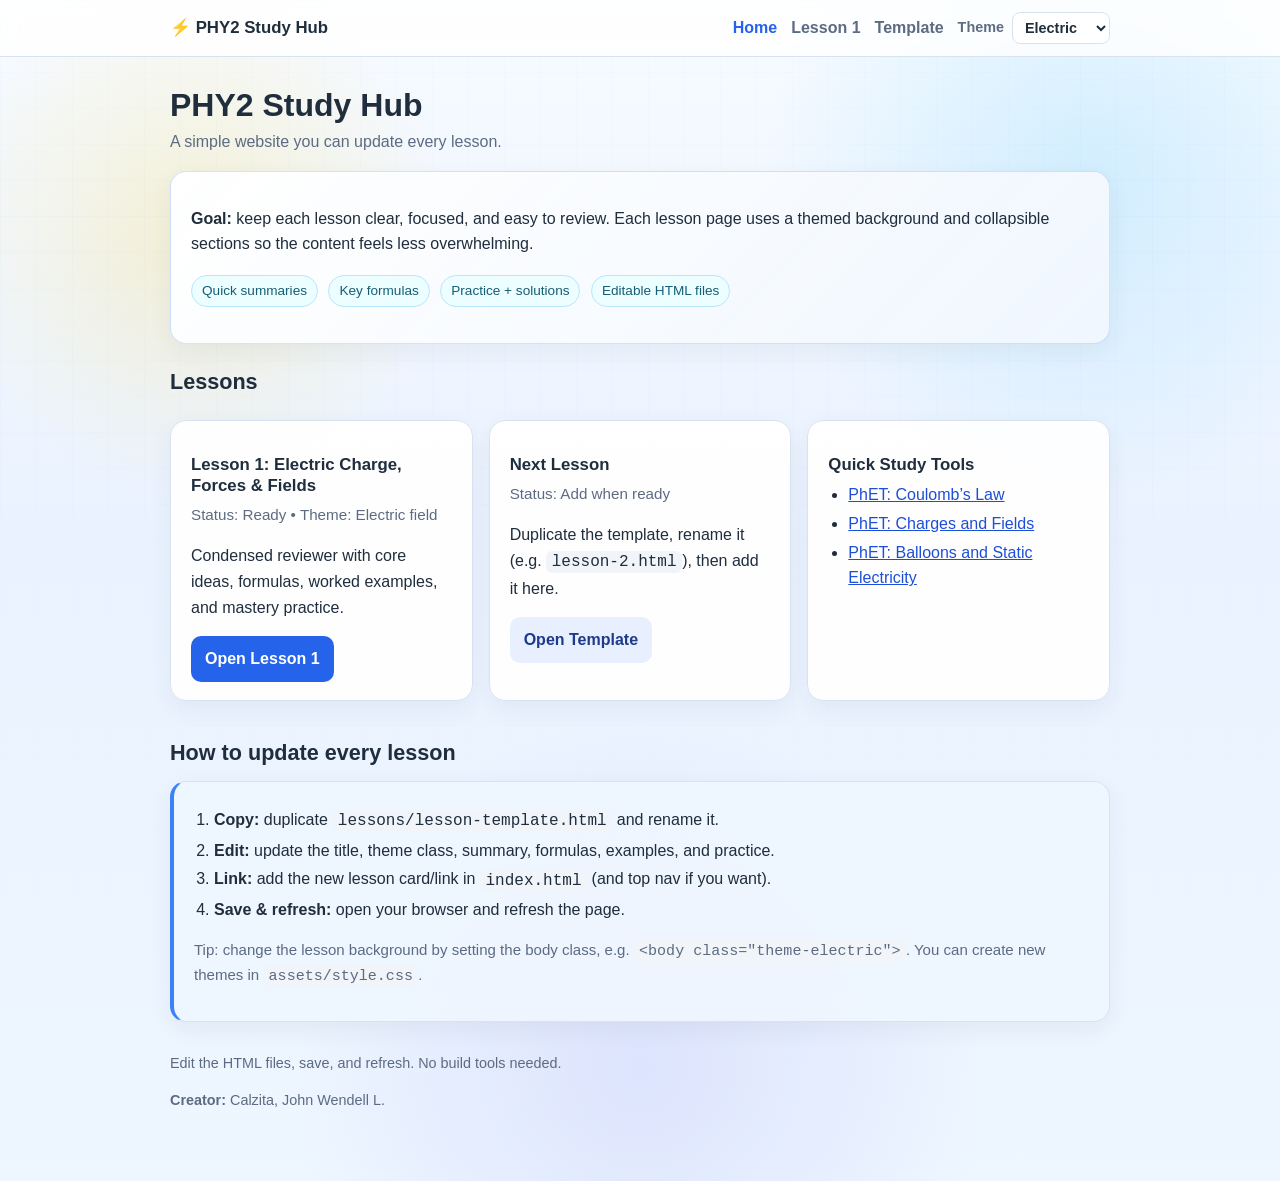
<file: index.html>
<!DOCTYPE html>
<html lang="en">
<head>
  <meta charset="UTF-8" />
  <meta name="viewport" content="width=device-width, initial-scale=1.0" />
  <title>PHY2 Study Hub</title>
  <link rel="stylesheet" href="assets/style.css" />
</head>
<body class="theme-home">
  <header>
    <div class="nav">
      <a class="brand" href="index.html">⚡ PHY2 Study Hub</a>
      <nav class="nav-links">
        <a href="index.html" class="active">Home</a>
        <a href="lessons/lesson-1.html">Lesson 1</a>
        <a href="lessons/lesson-template.html">Template</a>
        <label class="theme-switcher">Theme
          <select id="theme-select" aria-label="Choose background theme">
            <option value="theme-electric">Electric</option>
            <option value="theme-sunset">Sunset</option>
            <option value="theme-forest">Forest</option>
            <option value="theme-midnight">Midnight</option>
            <option value="theme-paper">Paper</option>
          </select>
        </label>
      </nav>
    </div>
  </header>
  <main>
    <h1>PHY2 Study Hub</h1>
    <p class="subtitle">A simple website you can update every lesson.</p>

    <div class="hero hero-themed">
      <p><strong>Goal:</strong> keep each lesson clear, focused, and easy to review. Each lesson page uses a themed background and collapsible sections so the content feels less overwhelming.</p>
      <p>
        <span class="pill">Quick summaries</span>
        <span class="pill">Key formulas</span>
        <span class="pill">Practice + solutions</span>
        <span class="pill">Editable HTML files</span>
      </p>
    </div>

    <h2>Lessons</h2>
    <div class="grid">
      <div class="card">
        <h3>Lesson 1: Electric Charge, Forces &amp; Fields</h3>
        <p class="lesson-meta">Status: Ready • Theme: Electric field</p>
        <p>Condensed reviewer with core ideas, formulas, worked examples, and mastery practice.</p>
        <a class="btn" href="lessons/lesson-1.html">Open Lesson 1</a>
      </div>
      <div class="card">
        <h3>Next Lesson</h3>
        <p class="lesson-meta">Status: Add when ready</p>
        <p>Duplicate the template, rename it (e.g. <span class="mono">lesson-2.html</span>), then add it here.</p>
        <a class="btn secondary" href="lessons/lesson-template.html">Open Template</a>
      </div>
      <div class="card">
        <h3>Quick Study Tools</h3>
        <ul>
          <li><a href="https://phet.colorado.edu/en/simulations/coulombs-law" target="_blank" rel="noopener">PhET: Coulomb’s Law</a></li>
          <li><a href="https://phet.colorado.edu/en/simulations/charges-and-fields" target="_blank" rel="noopener">PhET: Charges and Fields</a></li>
          <li><a href="https://phet.colorado.edu/en/simulations/balloons-and-static-electricity" target="_blank" rel="noopener">PhET: Balloons and Static Electricity</a></li>
        </ul>
      </div>
    </div>

    <h2>How to update every lesson</h2>
    <div class="card note">
      <ol>
        <li><strong>Copy:</strong> duplicate <span class="mono">lessons/lesson-template.html</span> and rename it.</li>
        <li><strong>Edit:</strong> update the title, theme class, summary, formulas, examples, and practice.</li>
        <li><strong>Link:</strong> add the new lesson card/link in <span class="mono">index.html</span> (and top nav if you want).</li>
        <li><strong>Save &amp; refresh:</strong> open your browser and refresh the page.</li>
      </ol>
      <p class="small">Tip: change the lesson background by setting the body class, e.g. <span class="mono">&lt;body class="theme-electric"&gt;</span>. You can create new themes in <span class="mono">assets/style.css</span>.</p>
    </div>

    <footer>
      <p>Edit the HTML files, save, and refresh. No build tools needed.</p>
      <p><strong>Creator:</strong> Calzita, John Wendell L.</p>
    </footer>
  </main>
  <script src="assets/theme.js"></script>
</body>
</html>
</file>
<file: assets/style.css>
:root {
  --bg: #f4f7fb;
  --card: rgba(255,255,255,0.92);
  --ink: #1f2d3d;
  --muted: #5c6b82;
  --accent: #2563eb;
  --accent2: #059669;
  --warn: #d97706;
  --border: #d9e2f1;
  --link: #1d4ed8;
}
* { box-sizing: border-box; }
html, body { margin: 0; padding: 0; }
body {
  font-family: -apple-system, BlinkMacSystemFont, "Segoe UI", Roboto, Helvetica, Arial, sans-serif;
  color: var(--ink);
  background: var(--bg);
  line-height: 1.6;
}
body.theme-home {
  background:
    radial-gradient(circle at 10% 10%, rgba(59,130,246,0.12), transparent 25%),
    radial-gradient(circle at 90% 20%, rgba(16,185,129,0.10), transparent 22%),
    linear-gradient(180deg, #f8fbff 0%, #eef4ff 100%);
}
body.theme-electric {
  background:
    radial-gradient(circle at 15% 20%, rgba(250, 204, 21, 0.18), transparent 18%),
    radial-gradient(circle at 85% 15%, rgba(56, 189, 248, 0.18), transparent 22%),
    radial-gradient(circle at 50% 90%, rgba(99, 102, 241, 0.12), transparent 28%),
    linear-gradient(180deg, #f7fbff 0%, #eaf2ff 45%, #eef6ff 100%);
}
body.theme-electric::before {
  content: "";
  position: fixed; inset: 0; pointer-events: none; z-index: -1;
  background-image:
    linear-gradient(rgba(37,99,235,0.05) 1px, transparent 1px),
    linear-gradient(90deg, rgba(37,99,235,0.05) 1px, transparent 1px);
  background-size: 36px 36px;
  mask-image: linear-gradient(to bottom, rgba(0,0,0,0.35), rgba(0,0,0,0.08));
}
body.theme-sunset {
  background:
    radial-gradient(circle at 10% 15%, rgba(251, 146, 60, 0.22), transparent 22%),
    radial-gradient(circle at 85% 20%, rgba(244, 114, 182, 0.20), transparent 24%),
    radial-gradient(circle at 50% 85%, rgba(250, 204, 21, 0.14), transparent 28%),
    linear-gradient(180deg, #fff7ed 0%, #fff1f2 50%, #fefce8 100%);
}
body.theme-forest {
  background:
    radial-gradient(circle at 12% 18%, rgba(34, 197, 94, 0.16), transparent 22%),
    radial-gradient(circle at 88% 12%, rgba(20, 184, 166, 0.14), transparent 24%),
    radial-gradient(circle at 50% 90%, rgba(132, 204, 22, 0.12), transparent 28%),
    linear-gradient(180deg, #f7fff9 0%, #ecfdf5 45%, #f0fdf4 100%);
}
body.theme-midnight {
  --bg: #0b1220; --card: rgba(17, 24, 39, 0.88); --ink: #e5eefc; --muted: #9fb0cc;
  --accent: #60a5fa; --accent2: #34d399; --warn: #fbbf24; --border: #243247; --link: #93c5fd;
  background:
    radial-gradient(circle at 15% 20%, rgba(96, 165, 250, 0.18), transparent 22%),
    radial-gradient(circle at 85% 15%, rgba(167, 139, 250, 0.16), transparent 24%),
    linear-gradient(180deg, #0b1220 0%, #101827 60%, #0f172a 100%);
  color: var(--ink);
}
body.theme-midnight header { background: rgba(15, 23, 42, 0.82); border-bottom-color: var(--border); }
body.theme-midnight .nav-links a { color: var(--muted); }
body.theme-midnight .hero, body.theme-midnight .card, body.theme-midnight details { background: var(--card); border-color: var(--border); }
body.theme-midnight .hero-themed { background: linear-gradient(135deg, rgba(17,24,39,0.95), rgba(30,41,59,0.9)); }
body.theme-midnight th { background: #172235; }
body.theme-midnight code, body.theme-midnight .mono { background: #1e293b; color: #e5eefc; }
body.theme-midnight .key-item { background: #132033; border-color: #243247; }
body.theme-midnight .figure { background: #0f172a; }
body.theme-midnight .note { background: rgba(30, 58, 138, 0.25); }
body.theme-midnight .answer { background: rgba(6, 78, 59, 0.25); }
body.theme-midnight .warn { background: rgba(120, 53, 15, 0.25); }
body.theme-paper {
  background:
    linear-gradient(180deg, #fbfaf7 0%, #f5f1e8 100%);
}
body.theme-paper::before {
  content: "";
  position: fixed; inset: 0; pointer-events: none; z-index: -1;
  background-image: radial-gradient(rgba(120, 113, 108, 0.08) 0.5px, transparent 0.5px);
  background-size: 12px 12px;
  opacity: 0.5;
}
a { color: var(--link); }
header {
  background: rgba(255,255,255,0.82);
  backdrop-filter: blur(10px);
  border-bottom: 1px solid var(--border);
  position: sticky; top: 0; z-index: 10;
}
.nav { max-width: 980px; margin: 0 auto; padding: 12px 20px; display:flex; gap:16px; align-items:center; justify-content:space-between; flex-wrap:wrap; }
.brand { font-weight: 800; font-size: 1.05rem; color: var(--ink); text-decoration:none; }
.nav-links { display:flex; gap:14px; flex-wrap:wrap; align-items:center; }
.nav-links a { text-decoration:none; color: var(--muted); font-weight:600; }
.nav-links a:hover, .nav-links a.active { color: var(--accent); }
.theme-switcher { display:flex; align-items:center; gap:8px; color: var(--muted); font-size:.9rem; font-weight:600; }
.theme-switcher select { border:1px solid var(--border); background: var(--card); color: var(--ink); border-radius:8px; padding:6px 8px; font: inherit; }
main { max-width: 980px; margin: 0 auto; padding: 28px 20px 60px; }
h1,h2,h3,h4 { line-height: 1.25; }
h1 { font-size: 2rem; margin: 0 0 .25rem; }
h2 { margin-top: 1.6rem; margin-bottom: .6rem; font-size: 1.35rem; }
h3 { margin-top: 1rem; margin-bottom: .4rem; font-size: 1.05rem; }
.subtitle { color: var(--muted); margin: 0 0 1rem; }
.hero, .card {
  background: var(--card);
  border: 1px solid var(--border);
  border-radius: 16px;
  padding: 18px 20px;
  box-shadow: 0 8px 24px rgba(31,45,61,.06);
  margin: 14px 0;
}
.hero-themed {
  border: 1px solid rgba(37,99,235,0.18);
  background:
    linear-gradient(135deg, rgba(255,255,255,0.95), rgba(239,246,255,0.92)),
    #fff;
}
.grid { display:grid; grid-template-columns: repeat(auto-fit, minmax(260px, 1fr)); gap:16px; }
table { width:100%; border-collapse: collapse; margin: 10px 0; font-size: .97rem; }
th, td { border:1px solid var(--border); padding: 10px 12px; vertical-align: top; }
th { background:#eef4ff; text-align:left; }
.table-wrap { overflow-x: auto; -webkit-overflow-scrolling: touch; margin: 10px 0; border-radius: 10px; }
.table-wrap table { margin: 0; min-width: 520px; }
code, .mono { font-family: ui-monospace, SFMono-Regular, Menlo, Consolas, monospace; background:#f1f5f9; padding:.1em .35em; border-radius:6px; }
ul, ol { padding-left: 1.25rem; margin: .4rem 0; }
li { margin: .2rem 0; }
.tag { display:inline-block; background:#e0ecff; color:#1e40af; padding:2px 10px; border-radius:999px; font-size:.82rem; font-weight:600; margin-right:6px; }
.pill { display:inline-block; background:#ecfeff; color:#155e75; border:1px solid #bae6fd; padding:4px 10px; border-radius:999px; font-size:.85rem; margin: 2px 6px 2px 0; }
.answer { background: rgba(236, 253, 245, 0.9); border-left:4px solid var(--accent2); }
.warn { background: rgba(255, 251, 235, 0.95); border-left:4px solid var(--warn); }
.note { background: rgba(239, 246, 255, 0.95); border-left:4px solid #3b82f6; }
details { background: rgba(248,250,252,0.9); border:1px solid var(--border); border-radius:12px; padding:10px 14px; margin:10px 0; }
summary { cursor:pointer; font-weight:700; color:#334155; }
details[open] summary { margin-bottom: 6px; }
.small { color:var(--muted); font-size:.94rem; }
.btn { display:inline-block; background:var(--accent); color:white; text-decoration:none; padding:10px 14px; border-radius:10px; font-weight:700; }
.btn.secondary { background:#e8efff; color:#1e3a8a; }
.lesson-meta { color: var(--muted); font-size: .95rem; margin: .2rem 0 .6rem; }
.key-grid { display:grid; grid-template-columns: repeat(auto-fit, minmax(220px,1fr)); gap:10px; }
.key-item { background:#f8fbff; border:1px solid #dbe7ff; border-radius:12px; padding:10px 12px; }
.key-item strong { display:block; margin-bottom:2px; }
.compact p { margin: .35rem 0; }
.figure { margin: 12px 0; padding: 10px; border: 1px solid var(--border); border-radius: 12px; background: #fff; }
.figure img { max-width: 100%; height: auto; display: block; margin: 0 auto; border-radius: 8px; }
.figure figcaption { margin-top: 8px; color: var(--muted); font-size: .88rem; text-align: center; }
.figure-row { display: grid; grid-template-columns: repeat(auto-fit, minmax(220px, 1fr)); gap: 12px; align-items: start; }
footer { color:var(--muted); margin-top: 30px; font-size: .9rem; }
hr.soft { border:0; border-top:1px dashed var(--border); margin: 12px 0; }
@media (max-width: 700px) {
  .nav { flex-direction: column; align-items: flex-start; gap: 10px; padding: 12px 14px; }
  .nav-links { width: 100%; gap: 10px 14px; }
  .theme-switcher { width: 100%; justify-content: space-between; }
  .theme-switcher select { flex: 1; max-width: 220px; }
  main { padding: 20px 14px 44px; }
  h1 { font-size: 1.6rem; }
  h2 { font-size: 1.2rem; }
  .hero, .card { padding: 14px 14px; border-radius: 14px; }
  .key-grid { grid-template-columns: 1fr; }
  .grid { grid-template-columns: 1fr; }
  th, td { padding: 8px 10px; font-size: .94rem; }
}
@media print { header { position: static; } .card, .hero { box-shadow:none; } body::before { display:none; } }
</file>
